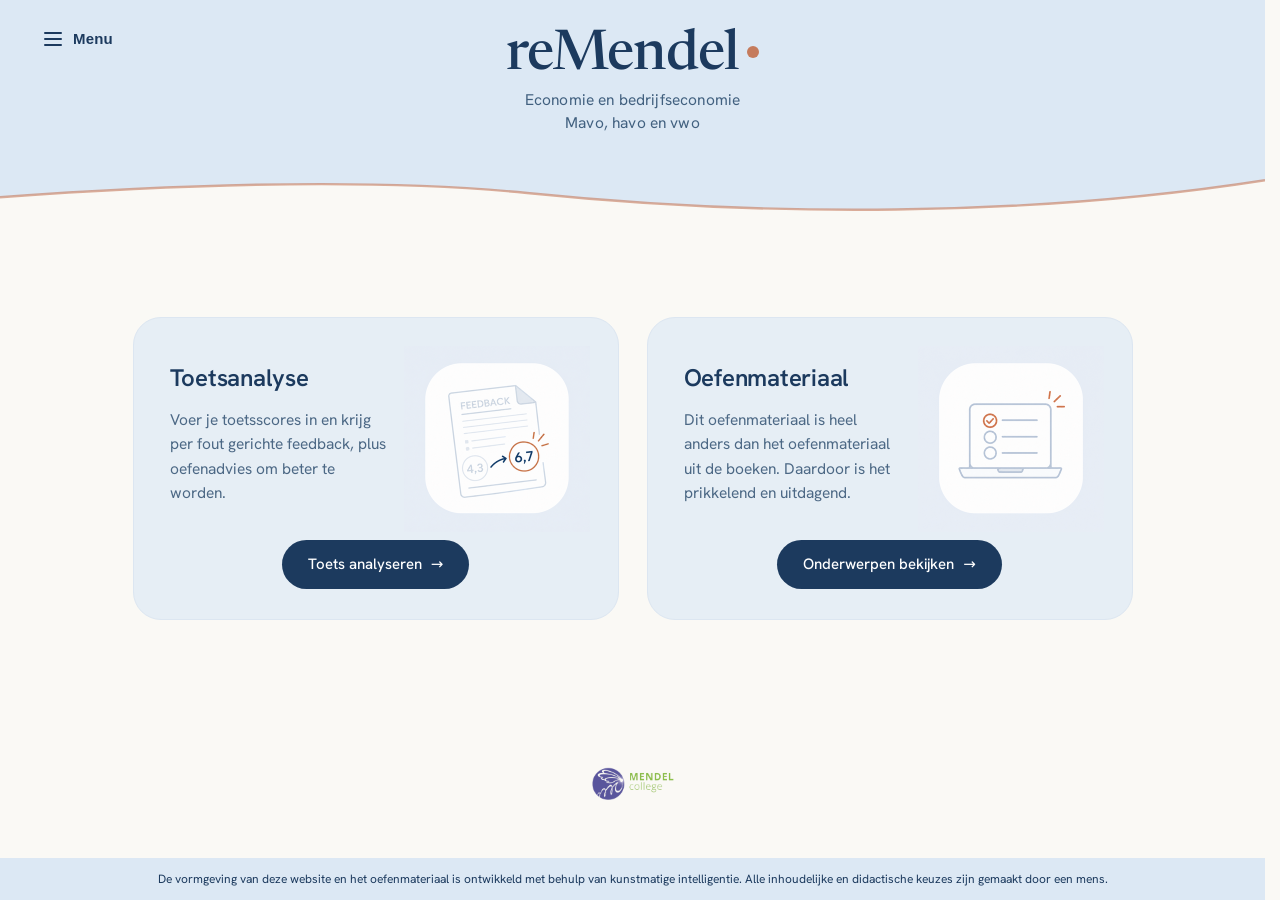
<file: index.html>
<!DOCTYPE html>
<html lang="nl">
<head>
  <meta charset="utf-8">
  <meta name="viewport" content="width=device-width, initial-scale=1">
  <title>reMendel — Economie en bedrijfseconomie</title>
  <meta name="description" content="Oefenmateriaal en toetsanalyse voor economie en bedrijfseconomie op mavo, havo en vwo.">
  <link rel="stylesheet" href="styles.css">
</head>
<body>
  <div class="rm-page" id="page">

    <!-- Menuknop -->
    <button class="rm-menu-toggle" id="menuToggle" aria-label="Menu openen" aria-expanded="false" aria-controls="band">
      <span class="bars" aria-hidden="true"><span></span><span></span><span></span></span>
      <span class="label">Menu</span>
    </button>

    <!-- Zijmenu -->
    <nav class="rm-band" id="band" aria-label="Hoofdmenu">
      <a href="index.html" aria-current="page">Home <span class="pijl" aria-hidden="true">→</span></a>
      <a href="toetsanalyse.html">Toetsanalyse <span class="pijl" aria-hidden="true">→</span></a>
      <a href="oefenmateriaal.html">Oefenmateriaal <span class="pijl" aria-hidden="true">→</span></a>
    </nav>
    <div class="rm-scrim" id="scrim"></div>

    <!-- Kop -->
    <div class="rm-headband">
      <header class="rm-header">
        <span class="rm-logo">
          <span class="naam">reMendel</span>
          <span class="stip" aria-hidden="true"></span>
        </span>
      </header>
      <p class="rm-subtitle">Economie en bedrijfseconomie<br>Mavo, havo en vwo</p>
    </div>
    <svg class="rm-wave" viewBox="0 0 1440 90" preserveAspectRatio="none" aria-hidden="true">
      <path d="M0,0 L1440,0 L1440,34 C1170,86 870,86 600,52 C420,30 200,40 0,58 Z" fill="#DCE8F4"></path>
      <path d="M1440,34 C1170,86 870,86 600,52 C420,30 200,40 0,58" fill="none" stroke="#C57B5C" stroke-width="2.4" stroke-opacity="0.6" vector-effect="non-scaling-stroke"></path>
    </svg>

    <!-- Tegels -->
    <main class="rm-main">
      <div class="rm-tiles">

        <a class="rm-tile" href="toetsanalyse.html">
          <div class="rm-tile-top">
            <div class="rm-tile-body">
              <h3>Toetsanalyse</h3>
              <p>Voer je toetsscores in en krijg per fout gerichte feedback, plus oefenadvies om beter te worden.</p>
            </div>
            <img class="rm-tile-illu" src="[data-uri]" alt="">
          </div>
          <div class="rm-tile-cta">
            <span class="rm-cta">Toets analyseren <span class="rm-arrow" aria-hidden="true">→</span></span>
          </div>
        </a>

        <a class="rm-tile" href="oefenmateriaal.html">
          <div class="rm-tile-top">
            <div class="rm-tile-body">
              <h3>Oefenmateriaal</h3>
              <p>Dit oefenmateriaal is heel anders dan het oefenmateriaal uit de boeken. Daardoor is het prikkelend en uitdagend.</p>
            </div>
            <img class="rm-tile-illu" src="[data-uri]" alt="">
          </div>
          <div class="rm-tile-cta">
            <span class="rm-cta">Onderwerpen bekijken <span class="rm-arrow" aria-hidden="true">→</span></span>
          </div>
        </a>

      </div>
    </main>

    <!-- Footer -->
    <footer class="rm-footer">
      <img src="[data-uri]" alt="Mendel College">
    </footer>

    <p class="rm-disclaimer">De vormgeving van deze website en het oefenmateriaal is ontwikkeld met behulp van kunstmatige intelligentie. Alle inhoudelijke en didactische keuzes zijn gemaakt door een mens.</p>

  </div>
  <script src="script.js"></script>
</body>
</html>
</file>
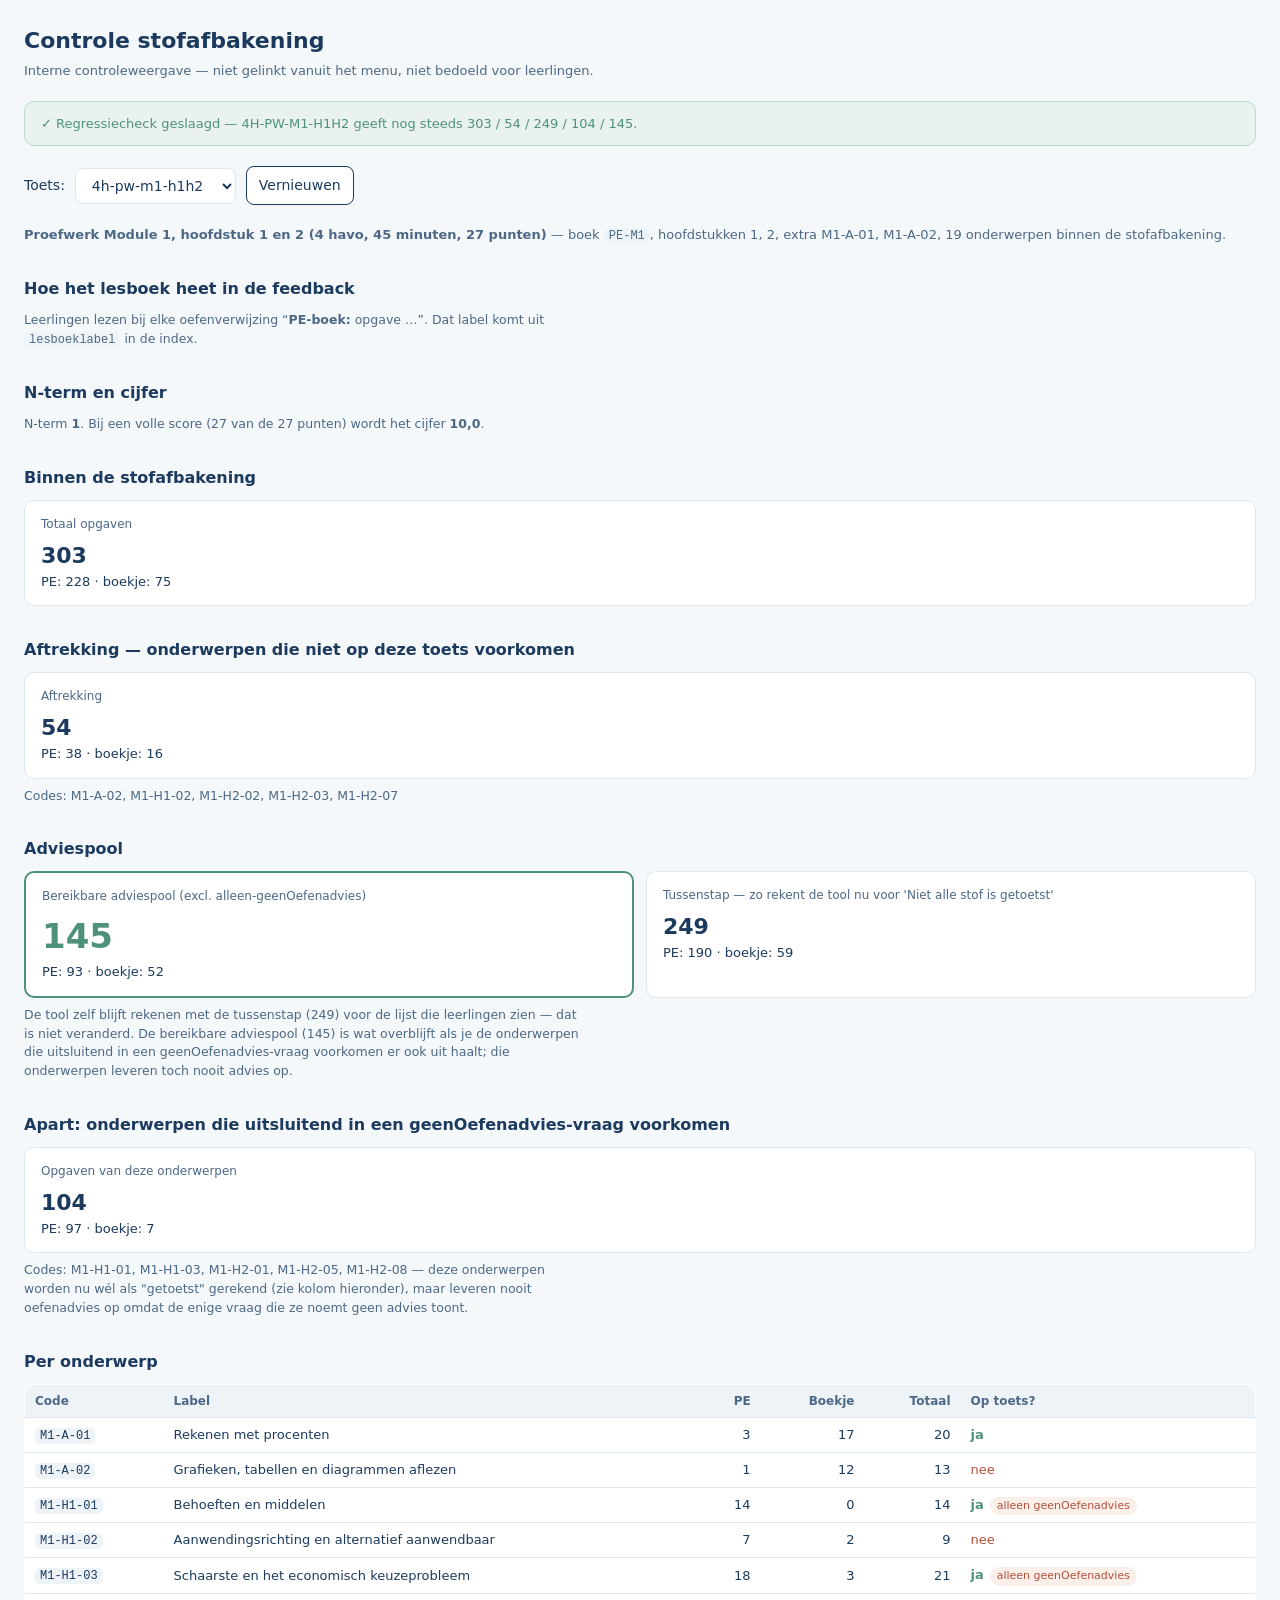
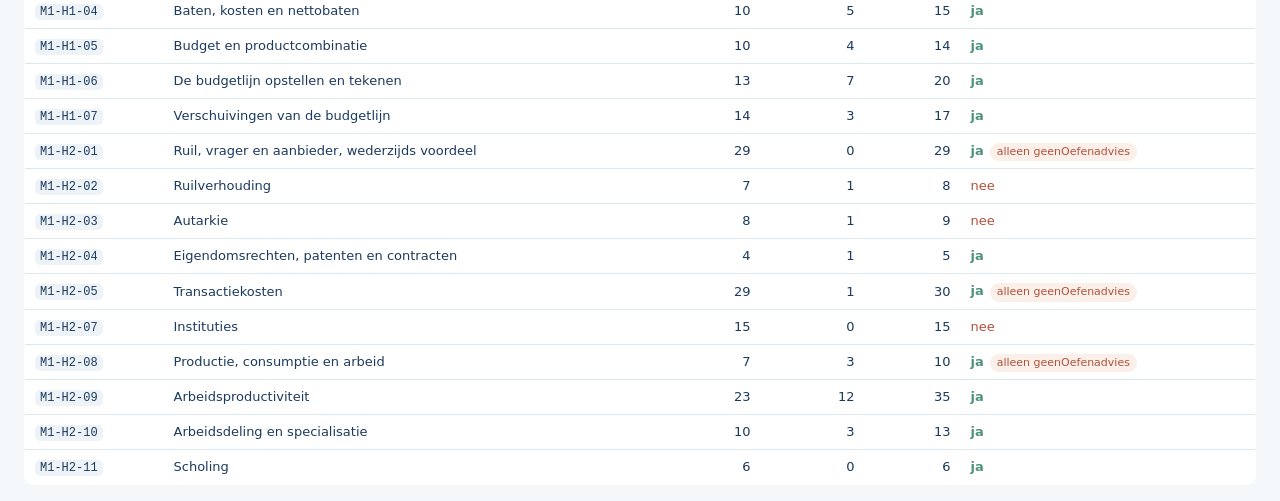
<file: controle.html>
<!DOCTYPE html>
<html lang="nl">
<head>
<meta charset="UTF-8">
<meta name="viewport" content="width=device-width, initial-scale=1">
<meta name="robots" content="noindex, nofollow">
<title>Controle stofafbakening</title>
<style>
  :root {
    --inkt: #1C3A5E; --inkt-zacht: #4C6885; --lijn: #DCE6F1; --wit: #fff;
    --achtergrond: #F5F8FB; --terra: #C57B5C; --goed: #4E927B; --fout: #B2503A;
  }
  * { box-sizing: border-box; }
  body { margin: 0; background: var(--achtergrond); color: var(--inkt); font-family: system-ui, -apple-system, "Segoe UI", Roboto, sans-serif; font-size: 14px; line-height: 1.5; padding: 24px; }
  h1 { font-size: 22px; margin: 0 0 4px; }
  h2 { font-size: 16px; margin: 32px 0 10px; }
  .sub { color: var(--inkt-zacht); margin: 0 0 20px; font-size: 13px; }
  .kies { display: flex; gap: 10px; align-items: center; margin-bottom: 20px; flex-wrap: wrap; }
  select, button { font: inherit; padding: 8px 12px; border-radius: 8px; border: 1px solid var(--lijn); background: var(--wit); color: var(--inkt); }
  button { cursor: pointer; border-color: var(--inkt); }
  .kaarten { display: grid; grid-template-columns: repeat(auto-fit, minmax(180px, 1fr)); gap: 12px; margin-bottom: 8px; }
  .kaart { background: var(--wit); border: 1px solid var(--lijn); border-radius: 10px; padding: 14px 16px; }
  .kaart .label { font-size: 12px; color: var(--inkt-zacht); margin-bottom: 6px; }
  .kaart .getallen { font-size: 13px; }
  .kaart .totaal { font-size: 22px; font-weight: 700; }
  table { width: 100%; border-collapse: collapse; background: var(--wit); border: 1px solid var(--lijn); border-radius: 10px; overflow: hidden; font-size: 13px; }
  th, td { text-align: left; padding: 7px 10px; border-bottom: 1px solid var(--lijn); }
  th { background: #EEF3F8; font-weight: 600; font-size: 12px; color: var(--inkt-zacht); }
  tr:last-child td { border-bottom: none; }
  .num { text-align: right; font-variant-numeric: tabular-nums; }
  .ja { color: var(--goed); font-weight: 600; }
  .nee { color: var(--fout); }
  .badge { display: inline-block; font-size: 11px; padding: 1px 7px; border-radius: 999px; background: #FBEFEA; color: var(--fout); margin-left: 6px; }
  .fout-melding { background: #FBEFEA; border: 1px solid #E8C9BE; border-radius: 10px; padding: 14px 16px; color: var(--fout); }
  .uitleg { color: var(--inkt-zacht); font-size: 12.5px; margin: 6px 0 14px; max-width: 70ch; }
  code { background: #EEF3F8; padding: 1px 5px; border-radius: 5px; font-size: 12px; }
  .check-ok { background: #EAF2EF; border: 1px solid #B9D9CD; border-radius: 10px; padding: 12px 16px; color: var(--goed); font-size: 13px; margin-bottom: 20px; }
  .check-fout { background: #FBEFEA; border: 1px solid #E8C9BE; border-radius: 10px; padding: 12px 16px; color: var(--fout); font-size: 13px; margin-bottom: 20px; font-weight: 600; }
  .kaart-groot { border-color: var(--goed); border-width: 2px; }
  .kaart-groot .totaal { font-size: 34px; color: var(--goed); }
</style>
</head>
<body>
  <h1>Controle stofafbakening</h1>
  <p class="sub">Interne controleweergave — niet gelinkt vanuit het menu, niet bedoeld voor leerlingen.</p>

  <div id="regressie"></div>

  <div class="kies">
    <label for="toetsKeuze">Toets:</label>
    <select id="toetsKeuze"></select>
    <button id="ververs">Vernieuwen</button>
  </div>

  <div id="inhoud"></div>

<script src="scripts/stofafbakening.js?v=2"></script>
<script src="scripts/boeklabel.js"></script>
<script>
// Handmatig bijhouden welke toetsen er zijn (dezelfde bestanden als toetsen/*.json).
// Alleen voor het keuzemenu van deze controlepagina.
const BEKENDE_TOETSEN = ["4h-pw-m1-h1h2", "4h-pw-m2-h1", "4m-se1-h1h2-v1", "4m-se1-h1h2-v2"];

function esc(s) { return String(s).replace(/&/g,'&amp;').replace(/</g,'&lt;').replace(/>/g,'&gt;').replace(/"/g,'&quot;'); }

async function laadStofdataVoor(toetsId) {
  const toets = await fetch(`toetsen/${toetsId}.json`, { cache: "no-store" }).then(r => { if (!r.ok) throw new Error("toets: HTTP " + r.status); return r.json(); });
  if (!toets.boek || !toets.stofafbakening) throw new Error("geen boek/stofafbakening");
  const [index, onderwerpen] = await Promise.all([
    fetch(`index-${toets.boek}.json`, { cache: "no-store" }).then(r => { if (!r.ok) throw new Error("index: HTTP " + r.status); return r.json(); }),
    fetch(`onderwerpen-${toets.boek}.json`, { cache: "no-store" }).then(r => { if (!r.ok) throw new Error("onderwerpen: HTTP " + r.status); return r.json(); })
  ]);
  return { toets, index, onderwerpen };
}

// ---------------------------------------------------------------------------
// Regressiecheck: vaste, met de hand nagerekende controlegetallen voor
// 4H-PW-M1-H1H2, hardgecodeerd. Slaagt of faalt zichtbaar, onafhankelijk van
// welke toets er in het keuzemenu hieronder staat — zodat een latere
// wijziging aan de logica (in scripts/stofafbakening.js) meteen opvalt.
// November 2026 bewust aangepast (was 318 / 56 / 262 / 109 / 153): sindsdien
// tellen alleen opgaven uit de getoetste hoofdstukken mee, en vallen de
// opgaven uit H3 die een H1-, H2- of A-code dragen af.
// ---------------------------------------------------------------------------
const VERWACHT_4H_PW_M1_H1H2 = { binnenStofafbakening: 303, aftrekking: 54, adviespool: 249, alleenGeenAdvies: 104, strengeAdviespool: 145 };

async function voerRegressiecheckUit() {
  const el = document.getElementById("regressie");
  try {
    const { toets, index, onderwerpen } = await laadStofdataVoor("4h-pw-m1-h1h2");
    const b = berekenStofafbakening(toets.stofafbakening, toets.vragen, onderwerpen, index);
    const alleCodes = [...b.stofCodes];
    const gevonden = {
      binnenStofafbakening: b.somVan(alleCodes).totaal,
      aftrekking: b.somVan(b.nietGetoetstCodes).totaal,
      adviespool: b.somVan(alleCodes).totaal - b.somVan(b.nietGetoetstCodes).totaal,
      alleenGeenAdvies: b.somVan(b.alleenGeenAdvies).totaal,
      strengeAdviespool: b.somVan(alleCodes).totaal - b.somVan(b.strengNietGetoetstCodes).totaal
    };
    const verschillen = Object.keys(VERWACHT_4H_PW_M1_H1H2).filter(k => VERWACHT_4H_PW_M1_H1H2[k] !== gevonden[k]);
    if (verschillen.length === 0) {
      el.innerHTML = `<div class="check-ok">✓ Regressiecheck geslaagd — 4H-PW-M1-H1H2 geeft nog steeds ${Object.values(VERWACHT_4H_PW_M1_H1H2).join(" / ")}.</div>`;
    } else {
      el.innerHTML = `<div class="check-fout">✗ Regressiecheck GEFAALD — de berekening is veranderd: ${esc(verschillen.map(k => `${k} verwacht ${VERWACHT_4H_PW_M1_H1H2[k]}, nu ${gevonden[k]}`).join("; "))}</div>`;
    }
  } catch (e) {
    el.innerHTML = `<div class="check-fout">✗ Regressiecheck kon niet draaien: ${esc(e.message)}</div>`;
  }
}

const select = document.getElementById("toetsKeuze");
BEKENDE_TOETSEN.forEach(id => {
  const o = document.createElement("option");
  o.value = id; o.textContent = id;
  select.appendChild(o);
});

const zoek = new URLSearchParams(location.search);
const gevraagd = zoek.get("toets");
if (gevraagd && BEKENDE_TOETSEN.includes(gevraagd)) select.value = gevraagd;

select.addEventListener("change", () => laad(select.value));
document.getElementById("ververs").addEventListener("click", () => laad(select.value));

async function laad(toetsId) {
  const inhoud = document.getElementById("inhoud");
  inhoud.innerHTML = "<p>Bezig met laden…</p>";
  history.replaceState(null, "", "?toets=" + encodeURIComponent(toetsId));

  let toets, index, onderwerpen;
  try {
    ({ toets, index, onderwerpen } = await laadStofdataVoor(toetsId));
  } catch (e) {
    inhoud.innerHTML = `<div class="fout-melding">Kon de toets of stofdata niet laden: ${esc(e.message)}</div>`;
    return;
  }

  // ---- Gedeelde logica met feedbacktool.html, zie scripts/stofafbakening.js ----
  const b = berekenStofafbakening(toets.stofafbakening, toets.vragen, onderwerpen, index);
  const hoofdstukken = Array.isArray(toets.stofafbakening.hoofdstukken) ? toets.stofafbakening.hoofdstukken : [];
  const extra = Array.isArray(toets.stofafbakening.extra) ? toets.stofafbakening.extra : [];
  const alleCodes = [...b.stofCodes].sort();

  const totaalBinnen = b.somVan(alleCodes);
  const aftrekking = b.somVan(b.nietGetoetstCodes);
  const adviespool = { pe: totaalBinnen.pe - aftrekking.pe, boekje: totaalBinnen.boekje - aftrekking.boekje, totaal: totaalBinnen.totaal - aftrekking.totaal };
  const strengeAftrek = b.somVan(b.strengNietGetoetstCodes);
  const strengeAdviespool = { pe: totaalBinnen.pe - strengeAftrek.pe, boekje: totaalBinnen.boekje - strengeAftrek.boekje, totaal: totaalBinnen.totaal - strengeAftrek.totaal };
  const alleenGeenAdviesSom = b.somVan(b.alleenGeenAdvies);

  const labelVan = code => { const o = (onderwerpen.onderwerpen || []).find(x => x.id === code); return o ? o.label : code; };

  // ---- Renderen ----
  const kaart = (label, t, groot) => `<div class="kaart${groot ? " kaart-groot" : ""}"><div class="label">${esc(label)}</div>
    <div class="totaal">${t.totaal}</div>
    <div class="getallen">PE: ${t.pe} · boekje: ${t.boekje}</div></div>`;

  const rijenHtml = alleCodes.map(c => {
    const opToets = b.getoetst.has(c);
    const status = !opToets ? `<span class="nee">nee</span>`
      : (b.alleenGeenAdvies.includes(c) ? `<span class="ja">ja</span><span class="badge">alleen geenOefenadvies</span>` : `<span class="ja">ja</span>`);
    const r = b.telOpgaven(c);
    return `<tr>
      <td><code>${esc(c)}</code></td>
      <td>${esc(labelVan(c))}</td>
      <td class="num">${r.pe}</td>
      <td class="num">${r.boekje}</td>
      <td class="num">${r.totaal}</td>
      <td>${status}</td>
    </tr>`;
  }).join("");

  // Het label waarmee het lesboek in de feedback naar leerlingen wordt
  // genoemd. Hier zichtbaar gemaakt zodat je vóór publicatie ziet wat er
  // komt te staan: staat er geen lesboeklabel in de index, dan leidt de tool
  // er zelf een af uit titel en niveau, en dat is niet altijd wat je wilt.
  const boekLabel = oefenLabelVan(index);
  const heeftBoekje = boekHeeftOefenboekje(index);

  // De n-term is bij ons altijd 1. Ontbreekt het veld, dan valt de
  // feedbacktool terug op 1 en waarschuwt in de console; hier maken we dat
  // zichtbaar, samen met het cijfer bij een volle score. Boven n-term 1,1
  // komt daar een cijfer boven de 10 uit, en dat kapt niets af.
  const ntermRuw = toets.nterm;
  const ntermOntbreekt = ntermRuw === undefined || ntermRuw === null || ntermRuw === "" || !isFinite(Number(ntermRuw));
  const nterm = ntermOntbreekt ? 1 : Number(ntermRuw);
  const maxPunten = Number(toets.maxPunten) || (toets.vragen || []).reduce((s, v) => s + (Number(v.max) || 0), 0) || 1;
  const cijferVol = (Math.round((9 + nterm) * 10) / 10).toFixed(1).replace(".", ",");
  const ntermTekst = ntermOntbreekt ? (nterm + " (terugval)") : String(nterm).replace(".", ",");
  const ntermWaarschuwing = ntermOntbreekt
    ? ' <strong>Let op:</strong> het veld <code>nterm</code> ontbreekt in het toetsbestand. Zet het erin.'
    : (9 + nterm > 10 ? ' <strong>Let op:</strong> dat is hoger dan een 10, en de tool kapt dat niet af.' : "");
  // Zonder oefenboekje heet het label altijd "Oefenen" en doet lesboeklabel
  // er niet toe; met oefenboekje is de boeknaam nodig om de twee bronnen uit
  // elkaar te houden, en telt het wel.
  const boekLabelBron = !heeftBoekje
    ? 'Dit boek heeft geen oefenboekje in de index, dus staat er "Oefenen" in plaats van de boeknaam.'
    : lesboekLabelIsExpliciet(index.boek)
      ? 'Dat label komt uit <code>lesboeklabel</code> in de index.'
      : 'Dat label is <strong>afgeleid</strong> uit titel en niveau — zet <code>lesboeklabel</code> in de index als dit niet de naam is die leerlingen moeten lezen.';

  inhoud.innerHTML = `
    <p class="sub"><strong>${esc(toets.titel || toets.toets || toetsId)}</strong> — boek <code>${esc(toets.boek)}</code>,
      hoofdstukken ${esc(hoofdstukken.join(", "))}${extra.length ? ", extra " + esc(extra.join(", ")) : ""},
      ${alleCodes.length} onderwerpen binnen de stofafbakening.</p>

    <h2>Hoe het lesboek heet in de feedback</h2>
    <p class="uitleg">Leerlingen lezen bij elke oefenverwijzing “<strong>${esc(boekLabel)}:</strong> opgave …”. ${boekLabelBron}</p>

    <h2>N-term en cijfer</h2>
    <p class="uitleg">N-term <strong>${esc(ntermTekst)}</strong>. Bij een volle score (${maxPunten} van de ${maxPunten} punten) wordt het cijfer <strong>${esc(cijferVol)}</strong>.${ntermWaarschuwing}</p>

    <h2>Binnen de stofafbakening</h2>
    <div class="kaarten">${kaart("Totaal opgaven", totaalBinnen)}</div>

    <h2>Aftrekking — onderwerpen die niet op deze toets voorkomen</h2>
    <div class="kaarten">${kaart("Aftrekking", aftrekking)}</div>
    <p class="uitleg">Codes: ${b.nietGetoetstCodes.length ? esc(b.nietGetoetstCodes.join(", ")) : "(geen)"}</p>

    <h2>Adviespool</h2>
    <div class="kaarten">
      ${kaart("Bereikbare adviespool (excl. alleen-geenOefenadvies)", strengeAdviespool, true)}
      ${kaart("Tussenstap — zo rekent de tool nu voor 'Niet alle stof is getoetst'", adviespool)}
    </div>
    <p class="uitleg">De tool zelf blijft rekenen met de tussenstap (${adviespool.totaal}) voor de lijst die leerlingen zien — dat is niet veranderd. De bereikbare adviespool (${strengeAdviespool.totaal}) is wat overblijft als je de onderwerpen die uitsluitend in een geenOefenadvies-vraag voorkomen er ook uit haalt; die onderwerpen leveren toch nooit advies op.</p>

    <h2>Apart: onderwerpen die uitsluitend in een geenOefenadvies-vraag voorkomen</h2>
    <div class="kaarten">${kaart("Opgaven van deze onderwerpen", alleenGeenAdviesSom)}</div>
    <p class="uitleg">Codes: ${b.alleenGeenAdvies.length ? esc(b.alleenGeenAdvies.join(", ")) : "(geen)"} — deze onderwerpen worden nu wél als "getoetst" gerekend (zie kolom hieronder), maar leveren nooit oefenadvies op omdat de enige vraag die ze noemt geen advies toont.</p>

    <h2>Per onderwerp</h2>
    <table>
      <thead><tr><th>Code</th><th>Label</th><th class="num">PE</th><th class="num">Boekje</th><th class="num">Totaal</th><th>Op toets?</th></tr></thead>
      <tbody>${rijenHtml}</tbody>
    </table>
  `;
}

voerRegressiecheckUit();
if (select.value) laad(select.value);
else if (BEKENDE_TOETSEN.length) { select.value = BEKENDE_TOETSEN[0]; laad(select.value); }
</script>
</body>
</html>
</file>
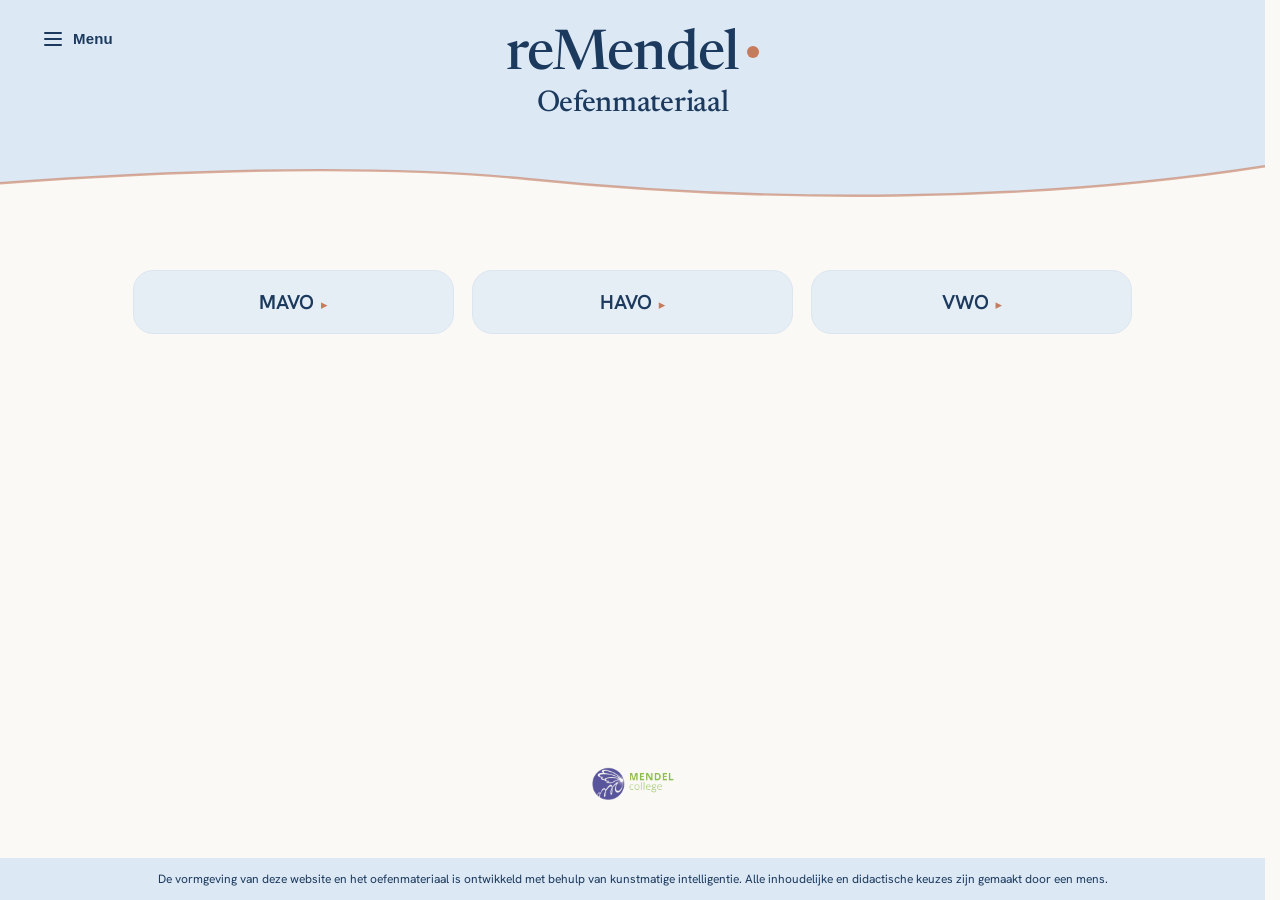
<file: oefenmateriaal.html>
<!DOCTYPE html>
<html lang="nl">
<head>
  <meta charset="utf-8">
  <meta name="viewport" content="width=device-width, initial-scale=1">
  <title>Oefenmateriaal — reMendel</title>
  <link rel="stylesheet" href="styles.css">
</head>
<body>
  <div class="rm-page" id="page">

    <button class="rm-menu-toggle" id="menuToggle" aria-label="Menu openen" aria-expanded="false" aria-controls="band">
      <span class="bars" aria-hidden="true"><span></span><span></span><span></span></span>
      <span class="label">Menu</span>
    </button>

    <nav class="rm-band" id="band" aria-label="Hoofdmenu">
      <a href="index.html">Home <span class="pijl" aria-hidden="true">→</span></a>
      <a href="toetsanalyse.html">Toetsanalyse <span class="pijl" aria-hidden="true">→</span></a>
      <a href="oefenmateriaal.html" aria-current="page">Oefenmateriaal <span class="pijl" aria-hidden="true">→</span></a>
    </nav>
    <div class="rm-scrim" id="scrim"></div>

    <div class="rm-headband">
      <header class="rm-header">
        <a class="rm-logo" href="index.html" style="text-decoration:none">
          <span class="naam">reMendel</span>
          <span class="stip" aria-hidden="true"></span>
        </a>
      </header>
      <p class="rm-pagenaam">Oefenmateriaal</p>
    </div>
    <svg class="rm-wave" viewBox="0 0 1440 90" preserveAspectRatio="none" aria-hidden="true">
      <path d="M0,0 L1440,0 L1440,34 C1170,86 870,86 600,52 C420,30 200,40 0,58 Z" fill="#DCE8F4"></path>
      <path d="M1440,34 C1170,86 870,86 600,52 C420,30 200,40 0,58" fill="none" stroke="#C57B5C" stroke-width="2.4" stroke-opacity="0.6" vector-effect="non-scaling-stroke"></path>
    </svg>

    <main class="rm-main is-page">
      <div class="oef-content">

        <div class="oef-grid" id="oefGrid"></div>

        <section class="oef-viewer" id="oefViewer" hidden aria-label="Oefenmateriaal">
          <div class="oef-viewer-kop">
            <span class="oef-viewer-titel" id="oefViewerTitel"></span>
            <button class="oef-viewer-sluit" id="oefViewerSluit" type="button">Sluiten &#10005;</button>
          </div>
          <iframe class="oef-viewer-frame" id="oefViewerFrame" title="Oefenmateriaal"></iframe>
        </section>
      </div>
    </main>

    <footer class="rm-footer">
      <img src="[data-uri]" alt="Mendel College">
    </footer>

    <p class="rm-disclaimer">De vormgeving van deze website en het oefenmateriaal is ontwikkeld met behulp van kunstmatige intelligentie. Alle inhoudelijke en didactische keuzes zijn gemaakt door een mens.</p>

  </div>
  <script src="script.js"></script>
  <script src="oefenmateriaal-data.js"></script>
  <script src="keuzemenu.js"></script>
</body>
</html>
</file>
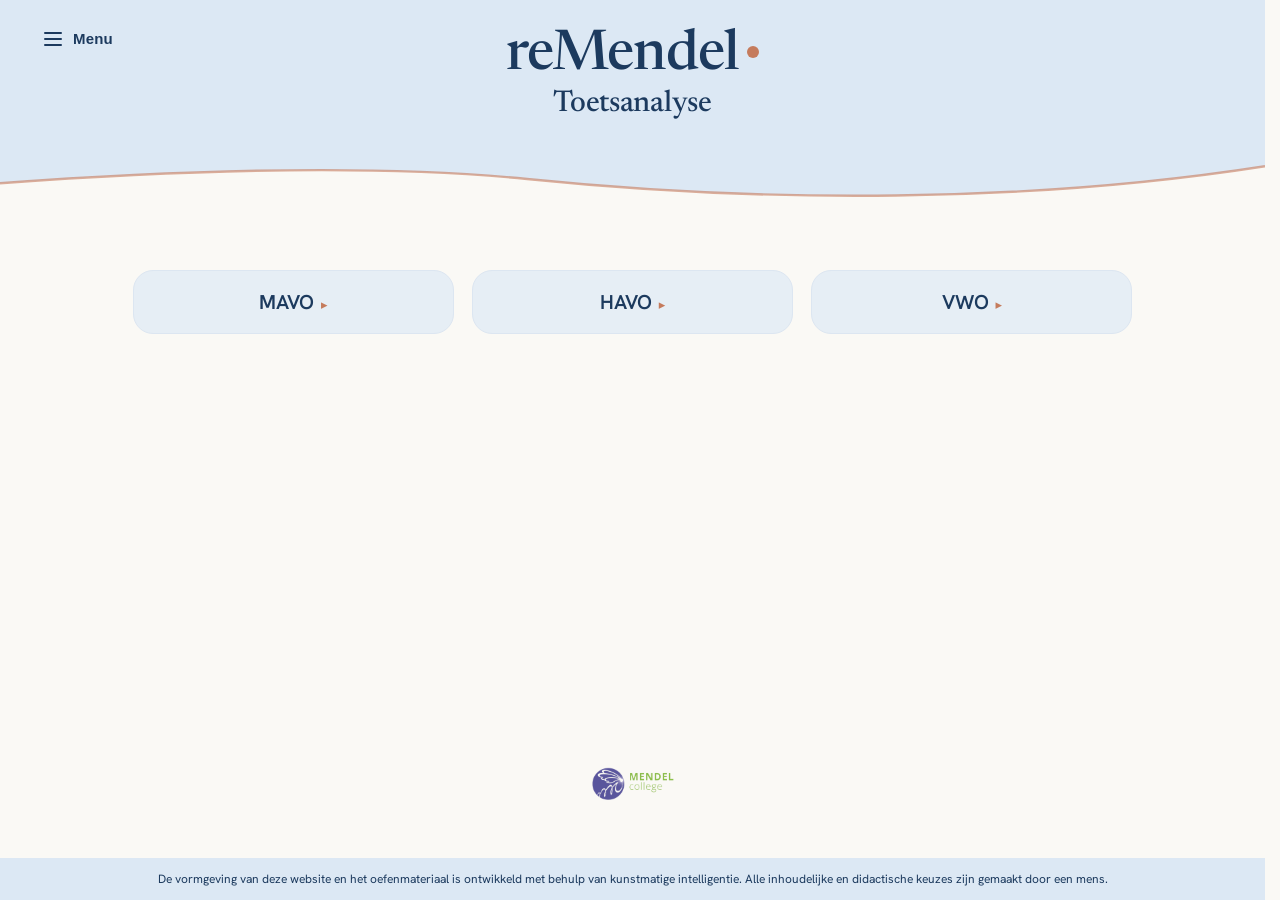
<file: toetsanalyse.html>
<!DOCTYPE html>
<html lang="nl">
<head>
  <meta charset="utf-8">
  <meta name="viewport" content="width=device-width, initial-scale=1">
  <title>Toetsanalyse — reMendel</title>
  <link rel="stylesheet" href="styles.css">
</head>
<body>
  <div class="rm-page" id="page">

    <button class="rm-menu-toggle" id="menuToggle" aria-label="Menu openen" aria-expanded="false" aria-controls="band">
      <span class="bars" aria-hidden="true"><span></span><span></span><span></span></span>
      <span class="label">Menu</span>
    </button>

    <nav class="rm-band" id="band" aria-label="Hoofdmenu">
      <a href="index.html">Home <span class="pijl" aria-hidden="true">→</span></a>
      <a href="toetsanalyse.html" aria-current="page">Toetsanalyse <span class="pijl" aria-hidden="true">→</span></a>
      <a href="oefenmateriaal.html">Oefenmateriaal <span class="pijl" aria-hidden="true">→</span></a>
    </nav>
    <div class="rm-scrim" id="scrim"></div>

    <div class="rm-headband">
      <header class="rm-header">
        <a class="rm-logo" href="index.html" style="text-decoration:none">
          <span class="naam">reMendel</span>
          <span class="stip" aria-hidden="true"></span>
        </a>
      </header>
      <p class="rm-pagenaam">Toetsanalyse</p>
    </div>
    <svg class="rm-wave" viewBox="0 0 1440 90" preserveAspectRatio="none" aria-hidden="true">
      <path d="M0,0 L1440,0 L1440,34 C1170,86 870,86 600,52 C420,30 200,40 0,58 Z" fill="#DCE8F4"></path>
      <path d="M1440,34 C1170,86 870,86 600,52 C420,30 200,40 0,58" fill="none" stroke="#C57B5C" stroke-width="2.4" stroke-opacity="0.6" vector-effect="non-scaling-stroke"></path>
    </svg>

    <main class="rm-main is-page">
      <div class="oef-content">
        <div class="oef-grid" id="oefGrid"></div>

        <section class="oef-viewer" id="oefViewer" hidden aria-label="Toetsanalyse">
          <div class="oef-viewer-kop">
            <span class="oef-viewer-titel" id="oefViewerTitel"></span>
            <button class="oef-viewer-sluit" id="oefViewerSluit" type="button">Sluiten &#10005;</button>
          </div>
          <iframe class="oef-viewer-frame" id="oefViewerFrame" title="Toetsanalyse"></iframe>
        </section>
      </div>
    </main>

    <footer class="rm-footer">
      <img src="[data-uri]" alt="Mendel College">
    </footer>

    <p class="rm-disclaimer">De vormgeving van deze website en het oefenmateriaal is ontwikkeld met behulp van kunstmatige intelligentie. Alle inhoudelijke en didactische keuzes zijn gemaakt door een mens.</p>

  </div>
  <script src="script.js"></script>
  <script src="toetsanalyse-data.js"></script>
  <script src="keuzemenu.js"></script>
</body>
</html>
</file>
<file: styles.css>
/* ============ Lettertypen (Hanken Grotesk + Newsreader) ============ */
@font-face {
  font-family: 'Hanken Grotesk';
  font-style: normal;
  font-weight: 400;
  font-display: swap;
  src: url("fonts/af7fee92-cc1e-4064-9de9-580bec2a0c16.woff2") format('woff2');
  unicode-range: U+0460-052F, U+1C80-1C8A, U+20B4, U+2DE0-2DFF, U+A640-A69F, U+FE2E-FE2F;
}
@font-face {
  font-family: 'Hanken Grotesk';
  font-style: normal;
  font-weight: 400;
  font-display: swap;
  src: url("fonts/03a9ec84-16bf-415b-9868-a55ded460563.woff2") format('woff2');
  unicode-range: U+0102-0103, U+0110-0111, U+0128-0129, U+0168-0169, U+01A0-01A1, U+01AF-01B0, U+0300-0301, U+0303-0304, U+0308-0309, U+0323, U+0329, U+1EA0-1EF9, U+20AB;
}
@font-face {
  font-family: 'Hanken Grotesk';
  font-style: normal;
  font-weight: 400;
  font-display: swap;
  src: url("fonts/28de9217-d62a-4a93-bbff-478c184d26af.woff2") format('woff2');
  unicode-range: U+0100-02BA, U+02BD-02C5, U+02C7-02CC, U+02CE-02D7, U+02DD-02FF, U+0304, U+0308, U+0329, U+1D00-1DBF, U+1E00-1E9F, U+1EF2-1EFF, U+2020, U+20A0-20AB, U+20AD-20C0, U+2113, U+2C60-2C7F, U+A720-A7FF;
}
@font-face {
  font-family: 'Hanken Grotesk';
  font-style: normal;
  font-weight: 400;
  font-display: swap;
  src: url("fonts/dc36c14e-3878-4ed7-b12c-82b703f719ae.woff2") format('woff2');
  unicode-range: U+0000-00FF, U+0131, U+0152-0153, U+02BB-02BC, U+02C6, U+02DA, U+02DC, U+0304, U+0308, U+0329, U+2000-206F, U+20AC, U+2122, U+2191, U+2193, U+2212, U+2215, U+FEFF, U+FFFD;
}
@font-face {
  font-family: 'Hanken Grotesk';
  font-style: normal;
  font-weight: 500;
  font-display: swap;
  src: url("fonts/af7fee92-cc1e-4064-9de9-580bec2a0c16.woff2") format('woff2');
  unicode-range: U+0460-052F, U+1C80-1C8A, U+20B4, U+2DE0-2DFF, U+A640-A69F, U+FE2E-FE2F;
}
@font-face {
  font-family: 'Hanken Grotesk';
  font-style: normal;
  font-weight: 500;
  font-display: swap;
  src: url("fonts/03a9ec84-16bf-415b-9868-a55ded460563.woff2") format('woff2');
  unicode-range: U+0102-0103, U+0110-0111, U+0128-0129, U+0168-0169, U+01A0-01A1, U+01AF-01B0, U+0300-0301, U+0303-0304, U+0308-0309, U+0323, U+0329, U+1EA0-1EF9, U+20AB;
}
@font-face {
  font-family: 'Hanken Grotesk';
  font-style: normal;
  font-weight: 500;
  font-display: swap;
  src: url("fonts/28de9217-d62a-4a93-bbff-478c184d26af.woff2") format('woff2');
  unicode-range: U+0100-02BA, U+02BD-02C5, U+02C7-02CC, U+02CE-02D7, U+02DD-02FF, U+0304, U+0308, U+0329, U+1D00-1DBF, U+1E00-1E9F, U+1EF2-1EFF, U+2020, U+20A0-20AB, U+20AD-20C0, U+2113, U+2C60-2C7F, U+A720-A7FF;
}
@font-face {
  font-family: 'Hanken Grotesk';
  font-style: normal;
  font-weight: 500;
  font-display: swap;
  src: url("fonts/dc36c14e-3878-4ed7-b12c-82b703f719ae.woff2") format('woff2');
  unicode-range: U+0000-00FF, U+0131, U+0152-0153, U+02BB-02BC, U+02C6, U+02DA, U+02DC, U+0304, U+0308, U+0329, U+2000-206F, U+20AC, U+2122, U+2191, U+2193, U+2212, U+2215, U+FEFF, U+FFFD;
}
@font-face {
  font-family: 'Hanken Grotesk';
  font-style: normal;
  font-weight: 600;
  font-display: swap;
  src: url("fonts/af7fee92-cc1e-4064-9de9-580bec2a0c16.woff2") format('woff2');
  unicode-range: U+0460-052F, U+1C80-1C8A, U+20B4, U+2DE0-2DFF, U+A640-A69F, U+FE2E-FE2F;
}
@font-face {
  font-family: 'Hanken Grotesk';
  font-style: normal;
  font-weight: 600;
  font-display: swap;
  src: url("fonts/03a9ec84-16bf-415b-9868-a55ded460563.woff2") format('woff2');
  unicode-range: U+0102-0103, U+0110-0111, U+0128-0129, U+0168-0169, U+01A0-01A1, U+01AF-01B0, U+0300-0301, U+0303-0304, U+0308-0309, U+0323, U+0329, U+1EA0-1EF9, U+20AB;
}
@font-face {
  font-family: 'Hanken Grotesk';
  font-style: normal;
  font-weight: 600;
  font-display: swap;
  src: url("fonts/28de9217-d62a-4a93-bbff-478c184d26af.woff2") format('woff2');
  unicode-range: U+0100-02BA, U+02BD-02C5, U+02C7-02CC, U+02CE-02D7, U+02DD-02FF, U+0304, U+0308, U+0329, U+1D00-1DBF, U+1E00-1E9F, U+1EF2-1EFF, U+2020, U+20A0-20AB, U+20AD-20C0, U+2113, U+2C60-2C7F, U+A720-A7FF;
}
@font-face {
  font-family: 'Hanken Grotesk';
  font-style: normal;
  font-weight: 600;
  font-display: swap;
  src: url("fonts/dc36c14e-3878-4ed7-b12c-82b703f719ae.woff2") format('woff2');
  unicode-range: U+0000-00FF, U+0131, U+0152-0153, U+02BB-02BC, U+02C6, U+02DA, U+02DC, U+0304, U+0308, U+0329, U+2000-206F, U+20AC, U+2122, U+2191, U+2193, U+2212, U+2215, U+FEFF, U+FFFD;
}
@font-face {
  font-family: 'Hanken Grotesk';
  font-style: normal;
  font-weight: 700;
  font-display: swap;
  src: url("fonts/af7fee92-cc1e-4064-9de9-580bec2a0c16.woff2") format('woff2');
  unicode-range: U+0460-052F, U+1C80-1C8A, U+20B4, U+2DE0-2DFF, U+A640-A69F, U+FE2E-FE2F;
}
@font-face {
  font-family: 'Hanken Grotesk';
  font-style: normal;
  font-weight: 700;
  font-display: swap;
  src: url("fonts/03a9ec84-16bf-415b-9868-a55ded460563.woff2") format('woff2');
  unicode-range: U+0102-0103, U+0110-0111, U+0128-0129, U+0168-0169, U+01A0-01A1, U+01AF-01B0, U+0300-0301, U+0303-0304, U+0308-0309, U+0323, U+0329, U+1EA0-1EF9, U+20AB;
}
@font-face {
  font-family: 'Hanken Grotesk';
  font-style: normal;
  font-weight: 700;
  font-display: swap;
  src: url("fonts/28de9217-d62a-4a93-bbff-478c184d26af.woff2") format('woff2');
  unicode-range: U+0100-02BA, U+02BD-02C5, U+02C7-02CC, U+02CE-02D7, U+02DD-02FF, U+0304, U+0308, U+0329, U+1D00-1DBF, U+1E00-1E9F, U+1EF2-1EFF, U+2020, U+20A0-20AB, U+20AD-20C0, U+2113, U+2C60-2C7F, U+A720-A7FF;
}
@font-face {
  font-family: 'Hanken Grotesk';
  font-style: normal;
  font-weight: 700;
  font-display: swap;
  src: url("fonts/dc36c14e-3878-4ed7-b12c-82b703f719ae.woff2") format('woff2');
  unicode-range: U+0000-00FF, U+0131, U+0152-0153, U+02BB-02BC, U+02C6, U+02DA, U+02DC, U+0304, U+0308, U+0329, U+2000-206F, U+20AC, U+2122, U+2191, U+2193, U+2212, U+2215, U+FEFF, U+FFFD;
}
@font-face {
  font-family: 'Newsreader';
  font-style: normal;
  font-weight: 400;
  font-display: swap;
  src: url("fonts/8d926637-0f16-48f3-9c2e-a3ee5e3c314a.woff2") format('woff2');
  unicode-range: U+0102-0103, U+0110-0111, U+0128-0129, U+0168-0169, U+01A0-01A1, U+01AF-01B0, U+0300-0301, U+0303-0304, U+0308-0309, U+0323, U+0329, U+1EA0-1EF9, U+20AB;
}
@font-face {
  font-family: 'Newsreader';
  font-style: normal;
  font-weight: 400;
  font-display: swap;
  src: url("fonts/e924a175-45f7-4ffa-a5a0-0aee3247b892.woff2") format('woff2');
  unicode-range: U+0100-02BA, U+02BD-02C5, U+02C7-02CC, U+02CE-02D7, U+02DD-02FF, U+0304, U+0308, U+0329, U+1D00-1DBF, U+1E00-1E9F, U+1EF2-1EFF, U+2020, U+20A0-20AB, U+20AD-20C0, U+2113, U+2C60-2C7F, U+A720-A7FF;
}
@font-face {
  font-family: 'Newsreader';
  font-style: normal;
  font-weight: 400;
  font-display: swap;
  src: url("fonts/7d07a307-ad8e-4936-b736-84f4ee46f999.woff2") format('woff2');
  unicode-range: U+0000-00FF, U+0131, U+0152-0153, U+02BB-02BC, U+02C6, U+02DA, U+02DC, U+0304, U+0308, U+0329, U+2000-206F, U+20AC, U+2122, U+2191, U+2193, U+2212, U+2215, U+FEFF, U+FFFD;
}
@font-face {
  font-family: 'Newsreader';
  font-style: normal;
  font-weight: 500;
  font-display: swap;
  src: url("fonts/8d926637-0f16-48f3-9c2e-a3ee5e3c314a.woff2") format('woff2');
  unicode-range: U+0102-0103, U+0110-0111, U+0128-0129, U+0168-0169, U+01A0-01A1, U+01AF-01B0, U+0300-0301, U+0303-0304, U+0308-0309, U+0323, U+0329, U+1EA0-1EF9, U+20AB;
}
@font-face {
  font-family: 'Newsreader';
  font-style: normal;
  font-weight: 500;
  font-display: swap;
  src: url("fonts/e924a175-45f7-4ffa-a5a0-0aee3247b892.woff2") format('woff2');
  unicode-range: U+0100-02BA, U+02BD-02C5, U+02C7-02CC, U+02CE-02D7, U+02DD-02FF, U+0304, U+0308, U+0329, U+1D00-1DBF, U+1E00-1E9F, U+1EF2-1EFF, U+2020, U+20A0-20AB, U+20AD-20C0, U+2113, U+2C60-2C7F, U+A720-A7FF;
}
@font-face {
  font-family: 'Newsreader';
  font-style: normal;
  font-weight: 500;
  font-display: swap;
  src: url("fonts/7d07a307-ad8e-4936-b736-84f4ee46f999.woff2") format('woff2');
  unicode-range: U+0000-00FF, U+0131, U+0152-0153, U+02BB-02BC, U+02C6, U+02DA, U+02DC, U+0304, U+0308, U+0329, U+2000-206F, U+20AC, U+2122, U+2191, U+2193, U+2212, U+2215, U+FEFF, U+FFFD;
}
@font-face {
  font-family: 'Newsreader';
  font-style: normal;
  font-weight: 600;
  font-display: swap;
  src: url("fonts/8d926637-0f16-48f3-9c2e-a3ee5e3c314a.woff2") format('woff2');
  unicode-range: U+0102-0103, U+0110-0111, U+0128-0129, U+0168-0169, U+01A0-01A1, U+01AF-01B0, U+0300-0301, U+0303-0304, U+0308-0309, U+0323, U+0329, U+1EA0-1EF9, U+20AB;
}
@font-face {
  font-family: 'Newsreader';
  font-style: normal;
  font-weight: 600;
  font-display: swap;
  src: url("fonts/e924a175-45f7-4ffa-a5a0-0aee3247b892.woff2") format('woff2');
  unicode-range: U+0100-02BA, U+02BD-02C5, U+02C7-02CC, U+02CE-02D7, U+02DD-02FF, U+0304, U+0308, U+0329, U+1D00-1DBF, U+1E00-1E9F, U+1EF2-1EFF, U+2020, U+20A0-20AB, U+20AD-20C0, U+2113, U+2C60-2C7F, U+A720-A7FF;
}
@font-face {
  font-family: 'Newsreader';
  font-style: normal;
  font-weight: 600;
  font-display: swap;
  src: url("fonts/7d07a307-ad8e-4936-b736-84f4ee46f999.woff2") format('woff2');
  unicode-range: U+0000-00FF, U+0131, U+0152-0153, U+02BB-02BC, U+02C6, U+02DA, U+02DC, U+0304, U+0308, U+0329, U+2000-206F, U+20AC, U+2122, U+2191, U+2193, U+2212, U+2215, U+FEFF, U+FFFD;
}
/* ==========================================================================
   reMendel huisstijl
   Gedeeld stylesheet voor alle pagina's. Kleuren, typografie en de
   terugkerende componenten (logo, knoppen, tegels, zijmenu) staan hier,
   zodat elke pagina dezelfde uitstraling heeft.
   ========================================================================== */

:root {
  /* Kleuren */
  --inkt:            #1C3A5E;   /* hoofdkleur: koppen, logo, zijmenu */
  --inkt-donker:     #142C49;   /* hover op donkere knoppen */
  --terra:           #C57B5C;   /* accent: het bolletje, lijnen */
  --lucht:           #DCE8F4;   /* lichtblauwe band achter de kop */
  --mist:            #E6EEF5;   /* achtergrond van de tegels */
  --mist-rand:       #DCE6F1;   /* rand van de tegels */
  --mist-rand-hover: #C9D8EC;
  --tekst:           #4C6885;   /* lopende tekst in tegels */
  --tekst-zacht:     #41607F;   /* ondertitels */
  --papier:          #FAF9F5;   /* paginakleur */

  /* Typografie */
  --serif: 'Newsreader', Georgia, serif;
  --sans:  'Hanken Grotesk', system-ui, -apple-system, sans-serif;

  /* Maatvoering */
  --band-breedte: 304px;
  --marge-zij: 44px;
}

* { margin: 0; padding: 0; box-sizing: border-box; }

html { -webkit-text-size-adjust: 100%; scrollbar-gutter: stable; }

body {
  font-family: var(--sans);
  color: var(--inkt);
  background: var(--papier);
  min-height: 100vh;
  line-height: 1.5;
  -webkit-font-smoothing: antialiased;
  text-rendering: optimizeLegibility;
}

img { max-width: 100%; }

a { color: inherit; }

/* Pagina-omhulsel -------------------------------------------------------- */
.rm-page {
  position: relative;
  min-height: 100vh;
  display: flex;
  flex-direction: column;
  overflow: hidden;
}

/* Menuknop (hamburger) --------------------------------------------------- */
.rm-menu-toggle {
  position: absolute;
  top: 30px;
  left: var(--marge-zij);
  z-index: 60;
  display: flex;
  align-items: center;
  gap: 11px;
  background: none;
  border: none;
  padding: 6px;
  margin: -6px;
  cursor: pointer;
  color: var(--inkt);
}
.rm-menu-toggle .bars {
  display: flex;
  flex-direction: column;
  gap: 4px;
}
.rm-menu-toggle .bars span {
  display: block;
  width: 18px;
  height: 2px;
  border-radius: 2px;
  background: currentColor;
  transition: transform .25s ease, opacity .2s ease;
}
.rm-menu-toggle .label {
  font-size: 15px;
  font-weight: 600;
  letter-spacing: .01em;
}
/* kruisje wanneer het menu open is */
.rm-page.menu-open .rm-menu-toggle { color: #fff; }
.rm-page.menu-open .rm-menu-toggle .bars span:nth-child(1) { transform: translateY(6px) rotate(45deg); }
.rm-page.menu-open .rm-menu-toggle .bars span:nth-child(2) { opacity: 0; }
.rm-page.menu-open .rm-menu-toggle .bars span:nth-child(3) { transform: translateY(-6px) rotate(-45deg); }

/* Kop met logo ----------------------------------------------------------- */
.rm-headband { background: var(--lucht); }
.rm-header {
  position: relative;
  text-align: center;
  padding: 28px var(--marge-zij) 4px;
  z-index: 50;
}
.rm-logo {
  display: inline-flex;
  align-items: baseline;
}
.rm-logo .naam {
  font-family: var(--serif);
  font-size: 56px;
  font-weight: 500;
  letter-spacing: -.014em;
  color: var(--inkt);
  line-height: 1;
}
.rm-logo .stip {
  width: 12px;
  height: 12px;
  border-radius: 50%;
  background: var(--terra);
  display: inline-block;
  margin-left: 8px;
  transform: translateY(-11px);
}
.rm-subtitle {
  text-align: center;
  padding: 0 var(--marge-zij) 22px;
  color: var(--tekst-zacht);
  font-size: 15.5px;
  line-height: 1.5;
  letter-spacing: .01em;
}
/* Op binnenpagina's komt hier de paginanaam in plaats van de ondertitel */
.rm-pagenaam {
  text-align: center;
  padding: 0 var(--marge-zij) 22px;
  margin: 0;
  font-family: var(--serif);
  font-size: 30px;
  font-weight: 500;
  letter-spacing: -.01em;
  color: var(--inkt);
  line-height: 1.1;
}
/* golvende scheiding onder de kop */
.rm-wave { display: block; width: 100%; height: 64px; margin-top: -1px; }

/* Zijmenu (band) --------------------------------------------------------- */
.rm-band {
  position: fixed;
  left: 0;
  top: 0;
  height: 100vh;
  width: var(--band-breedte);
  box-sizing: border-box;
  background: var(--inkt);
  z-index: 55;
  padding: 74px 26px 32px;
  box-shadow: 24px 0 60px -22px rgba(20, 40, 70, .55);
  display: flex;
  flex-direction: column;
  gap: 6px;
  overflow-y: auto;
  /* standaard gesloten: uit beeld gefade */
  opacity: 0;
  pointer-events: none;
  transition: opacity .42s ease;
}
.rm-page.menu-open .rm-band {
  opacity: 1;
  pointer-events: auto;
}
.rm-band a {
  display: flex;
  align-items: center;
  justify-content: space-between;
  gap: 12px;
  padding: 14px 16px;
  border-radius: 14px;
  text-decoration: none;
  font-size: 19px;
  font-weight: 600;
  color: #fff;
  transition: background .18s ease;
}
.rm-band a:hover,
.rm-band a:focus-visible { background: rgba(255, 255, 255, .08); }
.rm-band a[aria-current="page"] { background: rgba(255, 255, 255, .12); }
.rm-band a .pijl { font-size: 15px; color: rgba(255, 255, 255, .5); }

/* overlay achter het open menu (om te sluiten) */
.rm-scrim {
  position: fixed;
  inset: 0;
  z-index: 54;
  background: rgba(20, 40, 70, .28);
  opacity: 0;
  pointer-events: none;
  transition: opacity .42s ease;
}
.rm-page.menu-open .rm-scrim { opacity: 1; pointer-events: auto; }

/* Hoofdinhoud ------------------------------------------------------------ */
.rm-main {
  position: relative;
  z-index: 1;
  flex: 1;
  display: flex;
  flex-direction: column;
  align-items: center;
  justify-content: center;
  padding: 64px var(--marge-zij);
}

/* Tegels ----------------------------------------------------------------- */
.rm-tiles {
  display: flex;
  gap: 28px;
  width: 100%;
  max-width: 1000px;
}
.rm-tile {
  flex: 1;
  background: var(--mist);
  border: 1px solid var(--mist-rand);
  border-radius: 28px;
  padding: 34px 36px 30px;
  display: flex;
  flex-direction: column;
  text-decoration: none;
  color: inherit;
  transition: transform .3s ease, box-shadow .3s ease, border-color .3s ease;
}
.rm-tile:hover,
.rm-tile:focus-visible {
  transform: translateY(-6px);
  box-shadow: 0 24px 48px -26px rgba(28, 58, 94, .42);
  border-color: var(--mist-rand-hover);
  outline: none;
}
.rm-tile-top { display: flex; gap: 12px; align-items: flex-start; }
.rm-tile-body { flex: 1; min-width: 0; padding-top: 8px; }
.rm-tile h3 {
  font-size: 24px;
  font-weight: 600;
  letter-spacing: -.01em;
  margin: 0 0 12px;
}
.rm-tile p {
  font-size: 15.5px;
  line-height: 1.58;
  color: var(--tekst);
  margin: 0;
}
.rm-tile-illu {
  width: 186px;
  height: 186px;
  flex-shrink: 0;
  display: block;
  margin: -6px -8px -6px 0;
}
.rm-tile-cta { text-align: center; margin-top: 14px; }

/* Knop ------------------------------------------------------------------- */
.rm-cta {
  display: inline-flex;
  align-items: center;
  gap: 9px;
  background: var(--inkt);
  color: #fff;
  border: none;
  border-radius: 999px;
  padding: 13px 26px;
  font-family: inherit;
  font-size: 15px;
  font-weight: 500;
  cursor: pointer;
  white-space: nowrap;
  text-decoration: none;
  transition: background .2s ease;
}
.rm-cta:hover,
.rm-cta:focus-visible { background: var(--inkt-donker); outline: none; }
.rm-cta .rm-arrow { transition: transform .2s ease; }
.rm-tile:hover .rm-arrow,
.rm-cta:hover .rm-arrow { transform: translateX(3px); }

/* Binnenpagina's --------------------------------------------------------- */
.rm-main.is-page { justify-content: flex-start; }
.rm-content { width: 100%; max-width: 820px; }
.rm-page-title {
  font-family: var(--serif);
  font-size: 40px;
  font-weight: 500;
  letter-spacing: -.012em;
  color: var(--inkt);
  margin: 0 0 14px;
}
.rm-lead {
  font-size: 17px;
  line-height: 1.6;
  color: var(--tekst);
  margin: 0 0 32px;
  max-width: 60ch;
}
.rm-placeholder {
  background: var(--mist);
  border: 1px dashed var(--mist-rand-hover);
  border-radius: 20px;
  padding: 40px 34px;
  color: var(--tekst);
  font-size: 15.5px;
  line-height: 1.6;
}
.rm-placeholder strong { color: var(--inkt); font-weight: 600; }

/* Oefenmateriaal: niveaus, klassen, items en de weergave -------------------- */
.oef-content { width: 100%; max-width: 1000px; }

.oef-grid {
  display: flex;
  gap: 18px;
  align-items: flex-start;
}
.oef-niveau {
  flex: 1;
  min-width: 0;
  background: var(--mist);
  border: 1px solid var(--mist-rand);
  border-radius: 20px;
  overflow: hidden;
}
/* niveaukop (MAVO / HAVO / VWO) */
.oef-niveau > .oef-kop {
  width: 100%;
  display: block;
  padding: 18px 20px;
  background: none;
  border: none;
  cursor: pointer;
  font-family: inherit;
  font-size: 20px;
  font-weight: 600;
  color: var(--inkt);
  text-align: center;
}
.oef-niveau > .oef-kop .caret { margin-left: 7px; }
.oef-kop .caret {
  font-size: 13px;
  color: var(--terra);
  transition: transform .22s ease;
}
.oef-niveau.open > .oef-kop .caret,
.oef-klas.open > .oef-kop .caret { transform: rotate(90deg); }

/* uitklapbare inhoud: vloeit open en dicht op de echte inhoudshoogte.
   Techniek: een grid-rij die van 0fr naar 1fr groeit; daardoor is de
   animatie beide kanten op even soepel, zonder vaste maximumhoogtes. */
.oef-uitklap {
  overflow: hidden;
  display: grid;
  grid-template-rows: 0fr;
  transition: grid-template-rows .32s ease;
}
.oef-uitklap > * {
  overflow: hidden;
  min-height: 0;
}
.oef-niveau.open > .oef-uitklap,
.oef-klas.open > .oef-uitklap { grid-template-rows: 1fr; }
@media (prefers-reduced-motion: reduce) {
  .oef-uitklap, .oef-kop .caret { transition: none; }
}

.oef-klassen { padding: 0 14px; display: flex; flex-direction: column; gap: 8px; }
.oef-klassen > :last-child { margin-bottom: 14px; }
.oef-klas {
  background: #fff;
  border: 1px solid var(--mist-rand);
  border-radius: 14px;
  overflow: hidden;
}
.oef-klas > .oef-kop {
  width: 100%;
  display: flex;
  align-items: center;
  justify-content: space-between;
  gap: 10px;
  padding: 12px 15px;
  background: none;
  border: none;
  cursor: pointer;
  font-family: inherit;
  font-size: 15.5px;
  font-weight: 600;
  color: var(--inkt);
  text-align: left;
}

.oef-items { padding: 0 10px; display: flex; flex-direction: column; gap: 4px; }
.oef-items > :first-child { margin-top: 2px; }
.oef-items > :last-child { margin-bottom: 12px; }
.oef-item {
  width: 100%;
  display: flex;
  align-items: center;
  gap: 8px;
  padding: 10px 13px;
  background: none;
  border: none;
  border-radius: 10px;
  cursor: pointer;
  font-family: inherit;
  font-size: 14.5px;
  font-weight: 500;
  color: var(--tekst);
  text-align: left;
  transition: background .16s ease, color .16s ease;
}
.oef-item::before {
  content: "";
  width: 6px; height: 6px;
  border-radius: 50%;
  background: var(--terra);
  flex-shrink: 0;
}
.oef-item:hover,
.oef-item:focus-visible { background: var(--mist); color: var(--inkt); outline: none; }
.oef-item.actief { background: var(--inkt); color: #fff; }
.oef-item.actief::before { background: #fff; }

/* Een toets met meerdere versies. De versiekeuze is de laatste stap in het
   menu zelf, onder de toets, en geen aparte pagina: de leerling klapt de
   toets open en ziet de herkenpunten met daaronder de versies. */
.oef-versies.open > .oef-uitklap { grid-template-rows: 1fr; }
.oef-versies > .oef-item { font-weight: 600; color: var(--inkt); }
.oef-versies > .oef-item .caret {
  margin-left: auto;
  font-size: 13px;
  color: var(--terra);
  transition: transform .22s ease;
}
.oef-versies.open > .oef-item .caret { transform: rotate(90deg); }
.oef-versie-lijst { padding: 2px 0 6px 18px; display: flex; flex-direction: column; gap: 4px; }
.oef-herkenning {
  margin: 2px 0 6px;
  padding: 9px 12px;
  border-radius: 10px;
  background: var(--mist);
  font-size: 13px;
  line-height: 1.5;
  color: var(--tekst);
}
@media (prefers-reduced-motion: reduce) {
  .oef-versies > .oef-item .caret { transition: none; }
}

.oef-leeg {
  padding: 10px 13px 12px;
  font-size: 13.5px;
  line-height: 1.5;
  color: var(--tekst);
  opacity: .8;
}

/* de brede weergave onder de drie menu's */
.oef-viewer {
  margin-top: 26px;
  border: 1px solid var(--mist-rand);
  border-radius: 20px;
  overflow: hidden;
  background: #fff;
}
.oef-viewer[hidden] { display: none; }
.oef-viewer-kop {
  display: flex;
  align-items: center;
  justify-content: space-between;
  gap: 12px;
  padding: 14px 18px;
  background: var(--mist);
  border-bottom: 1px solid var(--mist-rand);
}
.oef-viewer-titel { font-size: 16px; font-weight: 600; color: var(--inkt); }
.oef-viewer-sluit {
  background: none;
  border: none;
  cursor: pointer;
  font-family: inherit;
  font-size: 14px;
  font-weight: 500;
  color: var(--tekst);
  padding: 6px 10px;
  border-radius: 8px;
  transition: background .16s ease, color .16s ease;
}
.oef-viewer-sluit:hover,
.oef-viewer-sluit:focus-visible { background: #fff; color: var(--inkt); outline: none; }
.oef-viewer-frame { display: block; width: 100%; height: 70vh; border: none; }

@media (max-width: 760px) {
  .oef-grid { flex-direction: column; }
  .oef-viewer-frame { height: 60vh; }
}

/* Footer ----------------------------------------------------------------- */
.rm-footer {
  position: relative;
  z-index: 1;
  display: flex;
  justify-content: center;
  padding: 48px var(--marge-zij) 56px;
}
.rm-footer img { height: 37px; width: auto; opacity: .92; }

/* Mededeling onderaan (lichtblauwe balk) --------------------------------- */
.rm-disclaimer {
  position: relative;
  z-index: 1;
  margin: 0;
  background: var(--lucht);
  color: var(--inkt);
  text-align: center;
  font-size: 12px;
  line-height: 1.5;
  padding: 12px var(--marge-zij);
}

/* Toegankelijkheid ------------------------------------------------------- */
:focus-visible { outline: 2px solid var(--terra); outline-offset: 3px; }

/* Responsief ------------------------------------------------------------- */
@media (max-width: 760px) {
  :root { --marge-zij: 22px; }
  .rm-logo .naam { font-size: 44px; }
  /* Banner rechts uitlijnen: op smalle schermen oogt gecentreerd gedrongen
     naast de menuknop linksboven; rechts uitgelijnd krijgt het lucht. */
  .rm-header, .rm-subtitle, .rm-pagenaam { text-align: right; }
  .rm-tiles { flex-direction: column; gap: 20px; }
  .rm-main { padding: 40px var(--marge-zij); }
  /* tegels passend maken zodat de titel niet achter de illustratie valt */
  .rm-tile { padding: 24px 22px 22px; }
  .rm-tile h3 { font-size: 19px; overflow-wrap: anywhere; }
  .rm-tile-illu { width: 88px; height: 88px; margin: 0; }
}

@media (prefers-reduced-motion: reduce) {
  /* Alleen echte keyframe-animaties temperen; zachte fades en hovers blijven. */
  *, *::before, *::after {
    animation-duration: 0.01ms !important;
    animation-iteration-count: 1 !important;
    scroll-behavior: auto !important;
  }
}


/* ============ Paginaovergangen (fade tussen de pagina's) ============ */
/* Moderne browsers (Chrome, Edge, Safari) vervagen de oude pagina en laten
   de nieuwe opkomen via de View Transitions API: geen vertraging, echte
   cross-fade. Browsers zonder ondersteuning (zoals Firefox) krijgen als
   vangnet een zachte fade-in bij binnenkomst. */
@view-transition { navigation: auto; }

::view-transition-old(root) { animation: rm-pagina-uit .2s ease both; }
::view-transition-new(root) { animation: rm-pagina-in .3s ease both; }

@keyframes rm-pagina-uit { to { opacity: 0; } }
@keyframes rm-pagina-in { from { opacity: 0; } }

@supports not (view-transition-name: root) {
  body { animation: rm-pagina-in .3s ease both; }
}

@media (prefers-reduced-motion: reduce) {
  ::view-transition-old(root) { animation: rm-pagina-uit .2s ease both; }
  ::view-transition-new(root) { animation: rm-pagina-in .3s ease both; }
  body { animation-duration: .3s !important; animation-iteration-count: 1 !important; }
}
</file>
